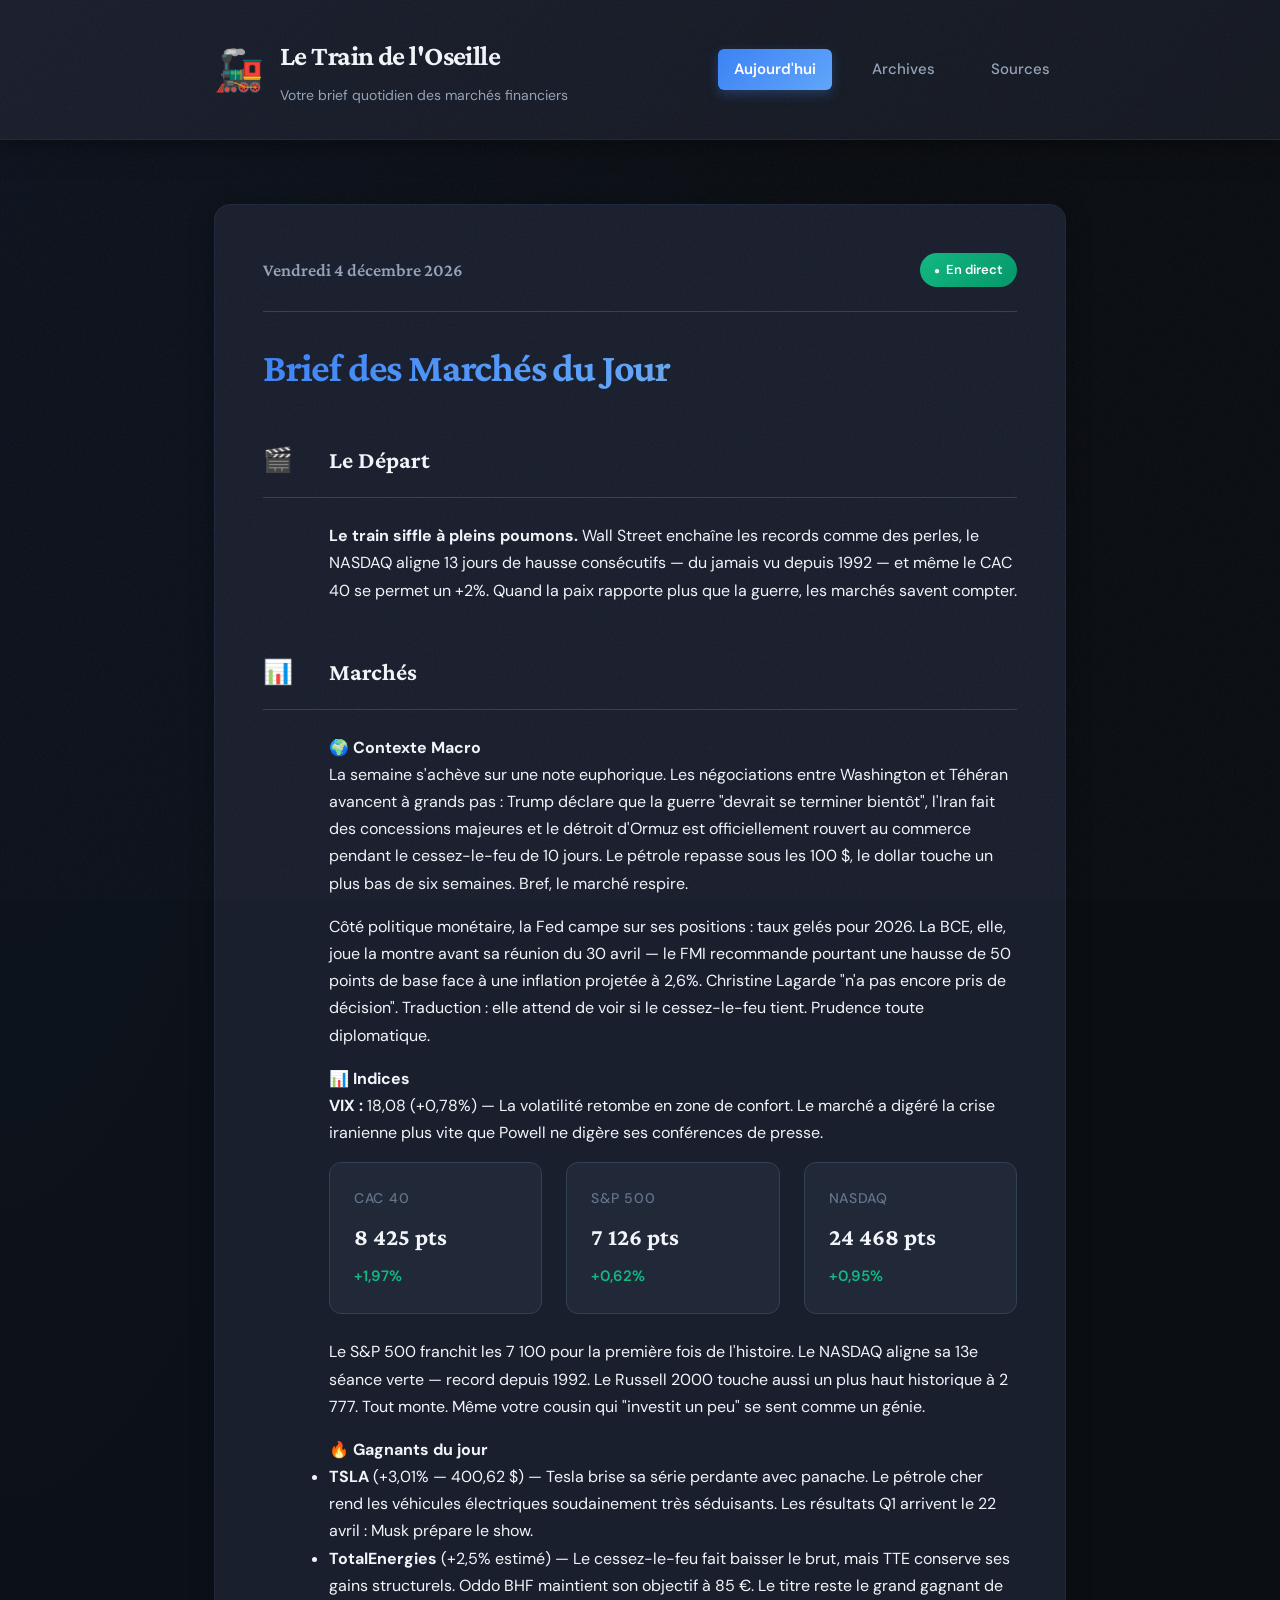
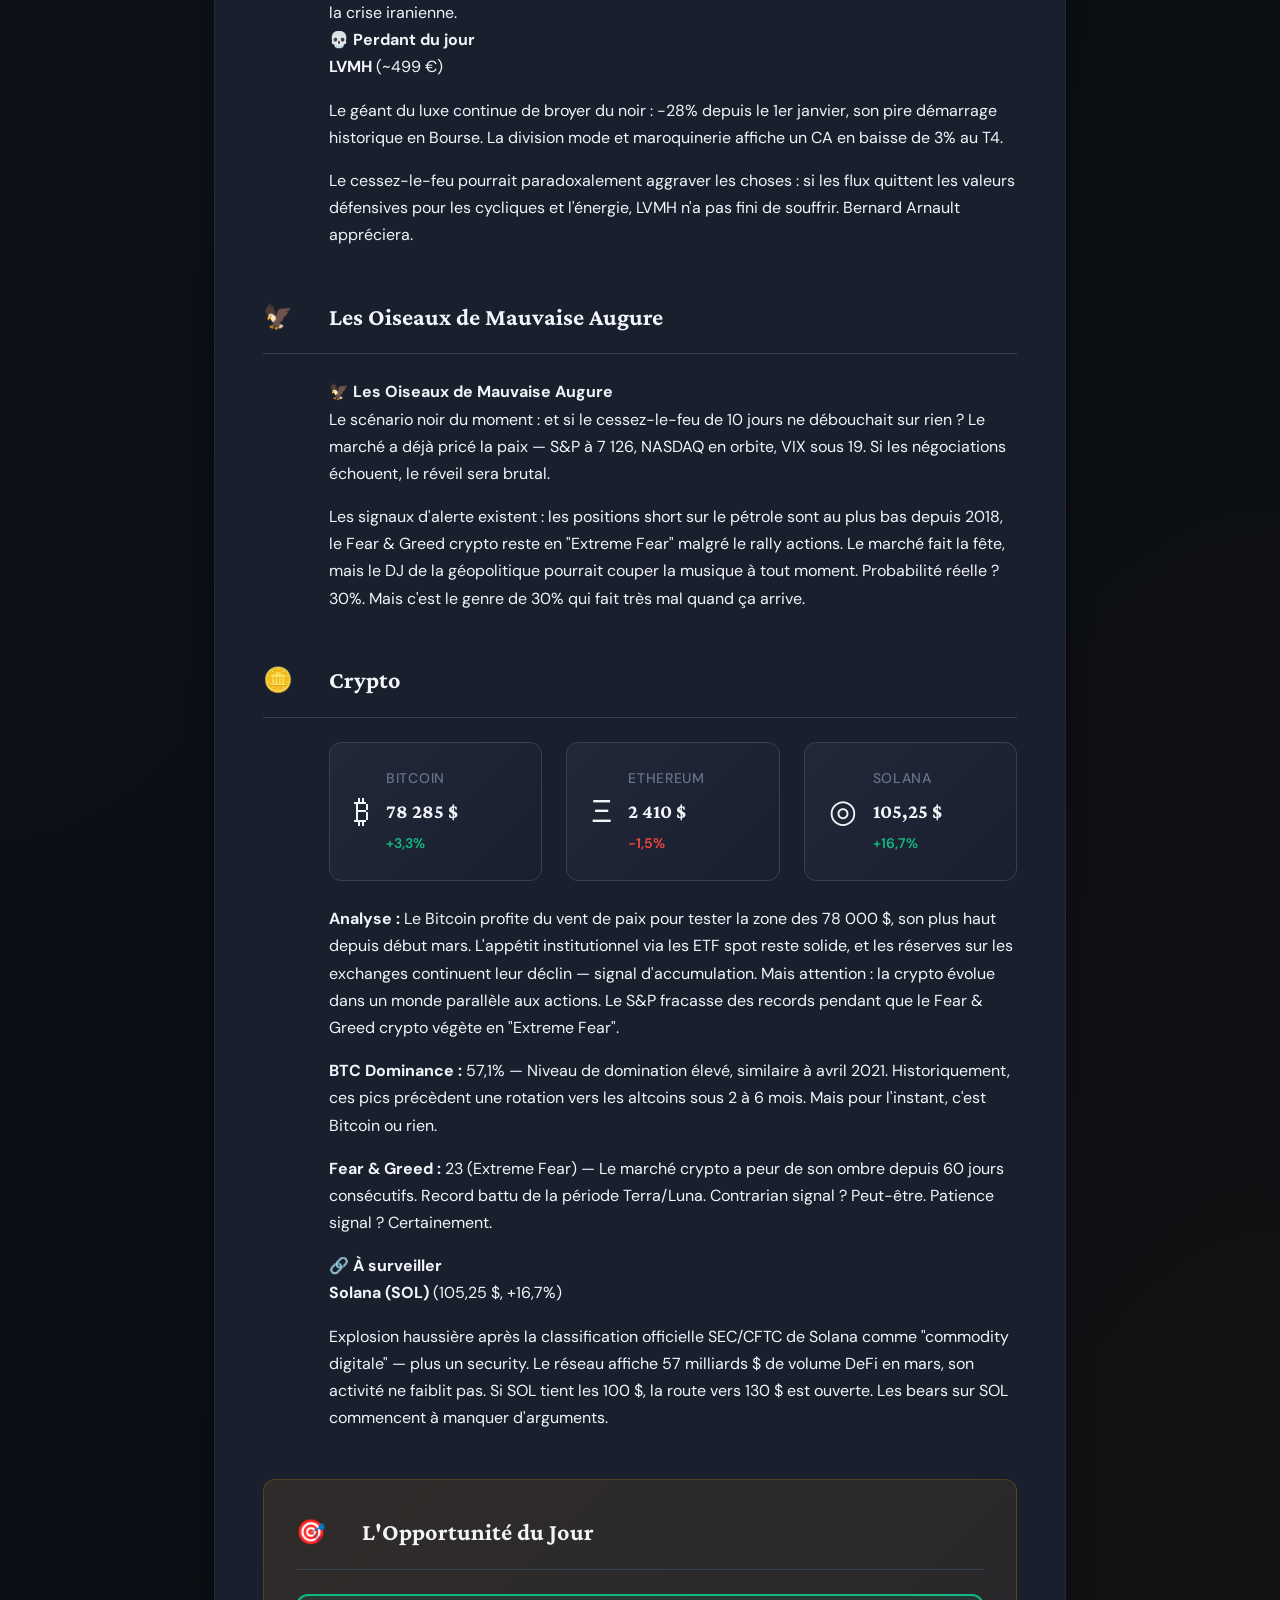
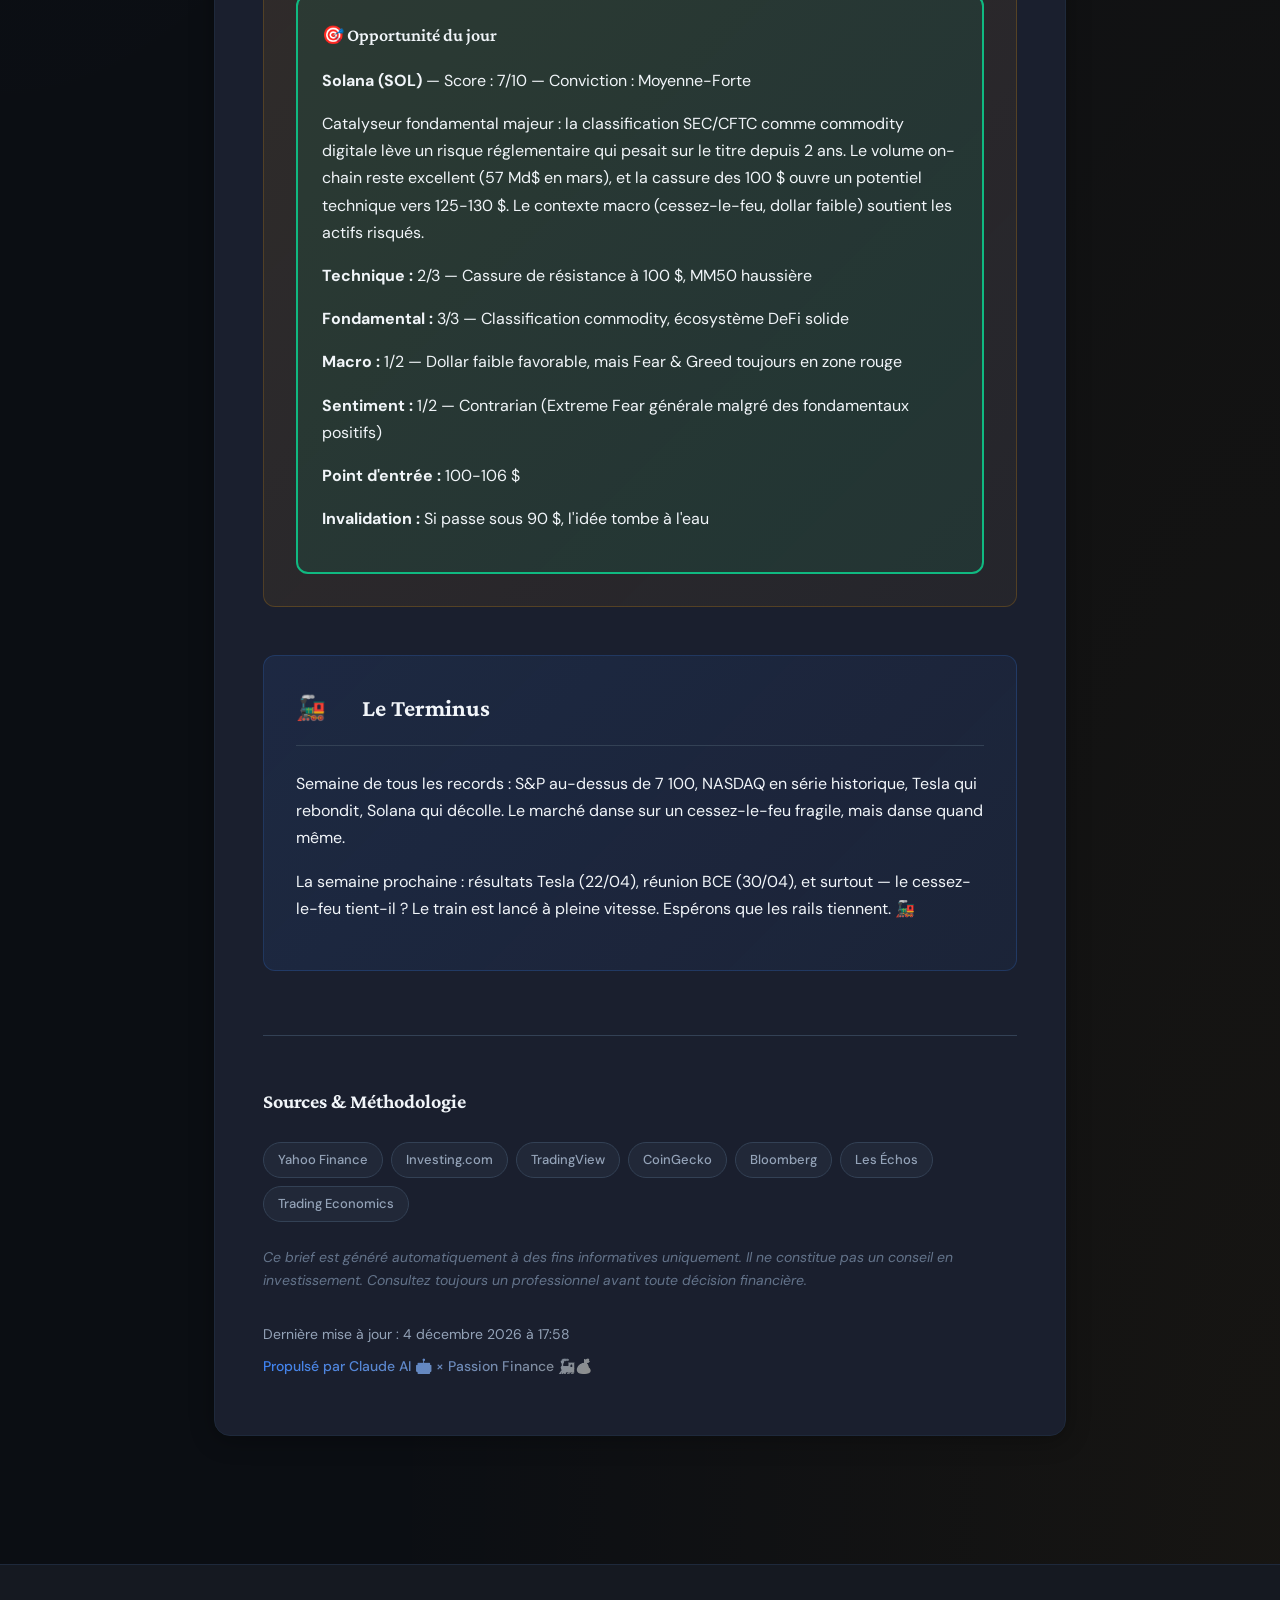
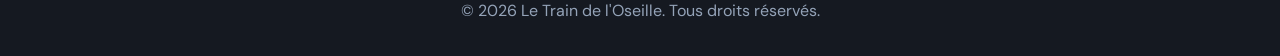
<file: index.html>
<!DOCTYPE html>
<html lang="fr">
<head>
    <meta charset="UTF-8">
    <meta name="viewport" content="width=device-width, initial-scale=1.0">
    <title>Le Train de l'Oseille 🚂💰 | Brief Quotidien des Marchés</title>
    <meta name="description" content="Votre brief quotidien des marchés financiers : actions, crypto, matières premières. Analyse claire et sources vérifiées.">
    <link rel="preconnect" href="https://fonts.googleapis.com">
    <link rel="preconnect" href="https://fonts.gstatic.com" crossorigin>
    <link href="https://fonts.googleapis.com/css2?family=Crimson+Pro:wght@400;600;700&family=DM+Sans:wght@400;500;700&display=swap" rel="stylesheet">
    <link rel="stylesheet" href="styles.css">
</head>
<body>
    <div class="grain-overlay"></div>
    
    <header class="site-header">
        <div class="container">
            <div class="header-content">
                <div class="logo">
                    <span class="train-icon">🚂</span>
                    <div class="logo-text">
                        <h1>Le Train de l'Oseille</h1>
                        <p class="tagline">Votre brief quotidien des marchés financiers</p>
                    </div>
                </div>
                <nav class="main-nav">
                    <a href="index.html" class="nav-link active">Aujourd'hui</a>
                    <a href="archives.html" class="nav-link">Archives</a>
                    <a href="#sources" class="nav-link">Sources</a>
                </nav>
            </div>
        </div>
    </header>

    <main class="main-content">
        <div class="container">
            <article class="daily-brief" id="article-content">
                <div class="article-header">
                    <time class="article-date" id="current-date">Vendredi 17 avril 2026</time>
                    <div class="article-status">
                        <span class="status-badge">En direct</span>
                    </div>
                </div>

                <h2 class="article-title">Brief des Marchés du Jour</h2>

                <!-- 🎬 LE DÉPART -->
                <section class="brief-section">
                    <div class="section-header">
                        <span class="section-number">🎬</span>
                        <h3>Le Départ</h3>
                    </div>
                    <div class="section-content" id="depart-content">
                        <p class="placeholder-text">Ouverture du brief générée automatiquement...</p>
                    </div>
                </section>

                <!-- 📊 MARCHÉS -->
                <section class="brief-section">
                    <div class="section-header">
                        <span class="section-number">📊</span>
                        <h3>Marchés</h3>
                    </div>
                    <div class="section-content" id="marches-content">
                        <p class="placeholder-text">Macro, indices, gagnants et perdants générés automatiquement...</p>
                    </div>
                </section>

                <!-- 🦅 LES OISEAUX -->
                <section class="brief-section">
                    <div class="section-header">
                        <span class="section-number">🦅</span>
                        <h3>Les Oiseaux de Mauvaise Augure</h3>
                    </div>
                    <div class="section-content" id="oiseaux-content">
                        <p class="placeholder-text">Le scénario catastrophe du jour généré automatiquement...</p>
                    </div>
                </section>

                <!-- 🪙 CRYPTO -->
                <section class="brief-section">
                    <div class="section-header">
                        <span class="section-number">🪙</span>
                        <h3>Crypto</h3>
                    </div>
                    <div class="section-content" id="crypto-content">
                        <p class="placeholder-text">Analyse crypto générée automatiquement...</p>
                    </div>
                </section>

                <!-- 🎯 L'OPPORTUNITÉ -->
                <section class="brief-section highlight-section">
                    <div class="section-header">
                        <span class="section-number">🎯</span>
                        <h3>L'Opportunité du Jour</h3>
                    </div>
                    <div class="section-content" id="opportunite-content">
                        <p class="placeholder-text">Opportunité ou risque du jour généré automatiquement...</p>
                    </div>
                </section>

                <!-- 🚂 LE TERMINUS -->
                <section class="brief-section action-section">
                    <div class="section-header">
                        <span class="section-number">🚂</span>
                        <h3>Le Terminus</h3>
                    </div>
                    <div class="section-content" id="terminus-content">
                        <p class="placeholder-text">Conclusion et perspective de demain générées automatiquement...</p>
                    </div>
                </section>

                <footer class="article-footer" id="sources">
                    <div class="sources-section">
                        <h4>Sources & Méthodologie</h4>
                        <div class="sources-list">
                            <span class="source-tag">Yahoo Finance</span>
                            <span class="source-tag">Investing.com</span>
                            <span class="source-tag">TradingView</span>
                            <span class="source-tag">CoinGecko</span>
                            <span class="source-tag">Bloomberg</span>
                            <span class="source-tag">Les Échos</span>
                            <span class="source-tag">Trading Economics</span>
                        </div>
                        <p class="disclaimer">Ce brief est généré automatiquement à des fins informatives uniquement. Il ne constitue pas un conseil en investissement. Consultez toujours un professionnel avant toute décision financière.</p>
                    </div>
                    <div class="update-info">
                        <p>Dernière mise à jour : <span id="last-update">17 avril 2026, 07h00</span></p>
                        <p class="powered-by">Propulsé par Claude AI 🤖 × Passion Finance 🚂💰</p>
                    </div>
                </footer>
            </article>
        </div>
    </main>

    <footer class="site-footer">
        <div class="container">
            <p>&copy; 2026 Le Train de l'Oseille. Tous droits réservés.</p>
        </div>
    </footer>

    <script src="script.js"></script>
</body>
</html>
</file>
<file: styles.css>
:root {
    /* Couleurs principales - Dark Mode Élégant */
    --bg-primary: #0B0E13;
    --bg-secondary: #151921;
    --bg-card: #1A1F2E;
    --bg-elevated: #212838;
    
    --primary-blue: #3B82F6;
    --secondary-blue: #60A5FA;
    --gold-accent: #F59E0B;
    --gold-light: #FCD34D;
    
    --text-primary: #F1F5F9;
    --text-secondary: #94A3B8;
    --text-muted: #64748B;
    
    --border-subtle: #1E293B;
    --border-medium: #334155;
    
    /* Couleurs de statut */
    --positive: #10B981;
    --positive-bg: rgba(16, 185, 129, 0.1);
    --negative: #EF4444;
    --negative-bg: rgba(239, 68, 68, 0.1);
    
    /* Typographie */
    --font-display: 'Crimson Pro', serif;
    --font-body: 'DM Sans', sans-serif;
    
    /* Espacements */
    --spacing-xs: 0.5rem;
    --spacing-sm: 1rem;
    --spacing-md: 1.5rem;
    --spacing-lg: 2rem;
    --spacing-xl: 3rem;
    --spacing-2xl: 4rem;
}

* {
    margin: 0;
    padding: 0;
    box-sizing: border-box;
}

body {
    font-family: var(--font-body);
    background: var(--bg-primary);
    color: var(--text-primary);
    line-height: 1.7;
    overflow-x: hidden;
    position: relative;
    background-image: 
        radial-gradient(at 0% 0%, rgba(59, 130, 246, 0.05) 0px, transparent 50%),
        radial-gradient(at 100% 100%, rgba(245, 158, 11, 0.05) 0px, transparent 50%);
}

/* Grain overlay pour texture */
.grain-overlay {
    position: fixed;
    top: 0;
    left: 0;
    width: 100%;
    height: 100%;
    opacity: 0.03;
    background-image: url("data:image/svg+xml,%3Csvg viewBox='0 0 400 400' xmlns='http://www.w3.org/2000/svg'%3E%3Cfilter id='noiseFilter'%3E%3CfeTurbulence type='fractalNoise' baseFrequency='0.9' numOctaves='4' stitchTiles='stitch'/%3E%3C/filter%3E%3Crect width='100%25' height='100%25' filter='url(%23noiseFilter)'/%3E%3C/svg%3E");
    pointer-events: none;
    z-index: 9999;
}

.container {
    max-width: 900px;
    margin: 0 auto;
    padding: 0 var(--spacing-md);
}

/* Header */
.site-header {
    background: linear-gradient(135deg, #1A1F2E 0%, #151921 100%);
    padding: var(--spacing-lg) 0;
    box-shadow: 0 4px 24px rgba(0, 0, 0, 0.5);
    border-bottom: 1px solid var(--border-subtle);
    position: sticky;
    top: 0;
    z-index: 100;
    backdrop-filter: blur(10px);
    animation: slideDown 0.6s cubic-bezier(0.16, 1, 0.3, 1);
}

@keyframes slideDown {
    from {
        transform: translateY(-100%);
        opacity: 0;
    }
    to {
        transform: translateY(0);
        opacity: 1;
    }
}

.header-content {
    display: flex;
    justify-content: space-between;
    align-items: center;
    gap: var(--spacing-md);
}

.logo {
    display: flex;
    align-items: center;
    gap: var(--spacing-sm);
}

.train-icon {
    font-size: 2.5rem;
    animation: trainMove 3s ease-in-out infinite;
}

@keyframes trainMove {
    0%, 100% { transform: translateX(0); }
    50% { transform: translateX(8px); }
}

.logo-text h1 {
    font-family: var(--font-display);
    font-size: 1.75rem;
    font-weight: 700;
    color: var(--text-primary);
    letter-spacing: -0.02em;
    margin: 0;
}

.tagline {
    font-size: 0.875rem;
    color: var(--text-secondary);
    font-weight: 400;
    margin-top: 0.25rem;
}

.main-nav {
    display: flex;
    gap: var(--spacing-md);
}

.nav-link {
    color: var(--text-secondary);
    text-decoration: none;
    font-weight: 500;
    font-size: 0.9375rem;
    padding: 0.5rem 1rem;
    border-radius: 6px;
    transition: all 0.3s ease;
    position: relative;
}

.nav-link:hover {
    background: var(--bg-elevated);
    color: var(--text-primary);
}

.nav-link.active {
    background: linear-gradient(135deg, var(--primary-blue), var(--secondary-blue));
    color: white;
    font-weight: 600;
    box-shadow: 0 4px 12px rgba(59, 130, 246, 0.3);
}

/* Main Content */
.main-content {
    padding: var(--spacing-2xl) 0;
    min-height: calc(100vh - 400px);
}

.daily-brief {
    background: var(--bg-card);
    border-radius: 16px;
    padding: var(--spacing-xl);
    box-shadow: 0 4px 24px rgba(0, 0, 0, 0.3);
    border: 1px solid var(--border-subtle);
    animation: fadeInUp 0.8s cubic-bezier(0.16, 1, 0.3, 1);
}

@keyframes fadeInUp {
    from {
        opacity: 0;
        transform: translateY(30px);
    }
    to {
        opacity: 1;
        transform: translateY(0);
    }
}

.article-header {
    display: flex;
    justify-content: space-between;
    align-items: center;
    margin-bottom: var(--spacing-lg);
    padding-bottom: var(--spacing-md);
    border-bottom: 1px solid var(--border-medium);
}

.article-date {
    font-family: var(--font-display);
    font-size: 1.125rem;
    color: var(--text-secondary);
    font-weight: 600;
}

.status-badge {
    background: linear-gradient(135deg, var(--positive) 0%, #059669 100%);
    color: white;
    padding: 0.375rem 0.875rem;
    border-radius: 20px;
    font-size: 0.8125rem;
    font-weight: 600;
    display: inline-flex;
    align-items: center;
    gap: 0.375rem;
    animation: pulse 2s ease-in-out infinite;
}

@keyframes pulse {
    0%, 100% { opacity: 1; }
    50% { opacity: 0.8; }
}

.status-badge::before {
    content: '●';
    font-size: 0.625rem;
    animation: blink 1.5s ease-in-out infinite;
}

@keyframes blink {
    0%, 100% { opacity: 1; }
    50% { opacity: 0.3; }
}

.article-title {
    font-family: var(--font-display);
    font-size: 2.5rem;
    font-weight: 700;
    background: linear-gradient(135deg, var(--primary-blue), var(--secondary-blue), var(--gold-accent));
    -webkit-background-clip: text;
    -webkit-text-fill-color: transparent;
    background-clip: text;
    margin-bottom: var(--spacing-xl);
    line-height: 1.2;
    letter-spacing: -0.03em;
}

/* Brief Sections */
.brief-section {
    margin-bottom: var(--spacing-xl);
    animation: fadeInUp 0.8s cubic-bezier(0.16, 1, 0.3, 1);
    animation-fill-mode: both;
}

.brief-section:nth-child(1) { animation-delay: 0.1s; }
.brief-section:nth-child(2) { animation-delay: 0.2s; }
.brief-section:nth-child(3) { animation-delay: 0.3s; }
.brief-section:nth-child(4) { animation-delay: 0.4s; }
.brief-section:nth-child(5) { animation-delay: 0.5s; }
.brief-section:nth-child(6) { animation-delay: 0.6s; }

.section-header {
    display: flex;
    align-items: center;
    gap: var(--spacing-sm);
    margin-bottom: var(--spacing-md);
    padding-bottom: var(--spacing-sm);
    border-bottom: 1px solid var(--border-medium);
}

.section-number {
    font-family: var(--font-display);
    font-size: 1.5rem;
    font-weight: 700;
    color: var(--gold-accent);
    min-width: 50px;
}

.section-header h3 {
    font-family: var(--font-display);
    font-size: 1.5rem;
    font-weight: 700;
    color: var(--text-primary);
}

.section-content {
    padding-left: 66px;
    color: var(--text-primary);
}

.section-content p {
    margin-bottom: var(--spacing-sm);
}

.placeholder-text {
    color: var(--text-muted);
    font-style: italic;
}

/* Market Cards */
.market-grid {
    display: grid;
    grid-template-columns: repeat(auto-fit, minmax(200px, 1fr));
    gap: var(--spacing-md);
    margin-bottom: var(--spacing-md);
}

.market-card {
    background: var(--bg-elevated);
    border: 1px solid var(--border-medium);
    border-radius: 12px;
    padding: var(--spacing-md);
    transition: all 0.3s ease;
    position: relative;
    overflow: hidden;
}

.market-card::before {
    content: '';
    position: absolute;
    top: 0;
    left: 0;
    width: 100%;
    height: 2px;
    background: linear-gradient(90deg, var(--primary-blue), var(--gold-accent));
    transform: scaleX(0);
    transition: transform 0.3s ease;
}

.market-card:hover {
    transform: translateY(-4px);
    box-shadow: 0 8px 24px rgba(59, 130, 246, 0.2);
    border-color: var(--primary-blue);
}

.market-card:hover::before {
    transform: scaleX(1);
}

.market-name {
    font-size: 0.875rem;
    color: var(--text-muted);
    font-weight: 500;
    margin-bottom: 0.375rem;
    text-transform: uppercase;
    letter-spacing: 0.05em;
}

.market-value {
    font-family: var(--font-display);
    font-size: 1.5rem;
    font-weight: 700;
    color: var(--text-primary);
    margin-bottom: 0.375rem;
}

.market-change {
    font-size: 0.9375rem;
    font-weight: 600;
}

.market-change.positive {
    color: var(--positive);
}

.market-change.negative {
    color: var(--negative);
}

/* Crypto Cards */
.crypto-grid {
    display: grid;
    grid-template-columns: repeat(auto-fit, minmax(180px, 1fr));
    gap: var(--spacing-md);
    margin-bottom: var(--spacing-md);
}

.crypto-card {
    background: linear-gradient(135deg, var(--bg-elevated) 0%, var(--bg-card) 100%);
    border: 1px solid var(--border-medium);
    border-radius: 12px;
    padding: var(--spacing-md);
    display: flex;
    align-items: center;
    gap: var(--spacing-sm);
    transition: all 0.3s ease;
    position: relative;
    overflow: hidden;
}

.crypto-card::before {
    content: '';
    position: absolute;
    inset: 0;
    border-radius: 12px;
    padding: 1px;
    background: linear-gradient(135deg, var(--primary-blue), var(--gold-accent));
    -webkit-mask: linear-gradient(#fff 0 0) content-box, linear-gradient(#fff 0 0);
    -webkit-mask-composite: xor;
    mask-composite: exclude;
    opacity: 0;
    transition: opacity 0.3s ease;
}

.crypto-card:hover {
    transform: translateY(-4px) scale(1.02);
    box-shadow: 0 12px 32px rgba(59, 130, 246, 0.3);
}

.crypto-card:hover::before {
    opacity: 1;
}

.crypto-icon {
    font-size: 2rem;
    filter: grayscale(0.3);
    transition: filter 0.3s ease;
}

.crypto-card:hover .crypto-icon {
    filter: grayscale(0);
}

.crypto-info {
    flex: 1;
}

.crypto-name {
    font-size: 0.875rem;
    color: var(--text-muted);
    font-weight: 500;
    margin-bottom: 0.25rem;
    text-transform: uppercase;
    letter-spacing: 0.05em;
}

.crypto-value {
    font-family: var(--font-display);
    font-size: 1.25rem;
    font-weight: 700;
    color: var(--text-primary);
    margin-bottom: 0.25rem;
}

.crypto-change {
    font-size: 0.875rem;
    font-weight: 600;
}

.crypto-change.positive {
    color: var(--positive);
}

.crypto-change.negative {
    color: var(--negative);
}

/* Highlight Sections */
.highlight-section {
    background: linear-gradient(135deg, rgba(245, 158, 11, 0.1) 0%, rgba(245, 158, 11, 0.05) 100%);
    border-left: 3px solid var(--gold-accent);
    padding: var(--spacing-lg);
    border-radius: 12px;
    border: 1px solid rgba(245, 158, 11, 0.2);
}

.highlight-section .section-content {
    padding-left: 0;
}

.action-section {
    background: linear-gradient(135deg, rgba(59, 130, 246, 0.1) 0%, rgba(59, 130, 246, 0.05) 100%);
    border-left: 3px solid var(--primary-blue);
    padding: var(--spacing-lg);
    border-radius: 12px;
    border: 1px solid rgba(59, 130, 246, 0.2);
}

.action-section .section-content {
    padding-left: 0;
}

/* Insight Cards */
.insight-grid {
    display: grid;
    grid-template-columns: repeat(auto-fit, minmax(280px, 1fr));
    gap: var(--spacing-md);
}

.insight-card {
    background: var(--bg-elevated);
    border-radius: 12px;
    padding: var(--spacing-md);
    border: 2px solid transparent;
    transition: all 0.3s ease;
}

.insight-card.opportunity {
    border-color: var(--positive);
    background: var(--positive-bg);
}

.insight-card.risk {
    border-color: var(--negative);
    background: var(--negative-bg);
}

.insight-card:hover {
    transform: translateY(-2px);
    box-shadow: 0 8px 24px rgba(0, 0, 0, 0.3);
}

.insight-card h4 {
    font-family: var(--font-display);
    font-size: 1.125rem;
    font-weight: 600;
    margin-bottom: var(--spacing-sm);
    color: var(--text-primary);
}

/* Article Footer */
.article-footer {
    margin-top: var(--spacing-2xl);
    padding-top: var(--spacing-xl);
    border-top: 1px solid var(--border-medium);
}

.sources-section {
    margin-bottom: var(--spacing-lg);
}

.sources-section h4 {
    font-family: var(--font-display);
    font-size: 1.25rem;
    font-weight: 700;
    color: var(--text-primary);
    margin-bottom: var(--spacing-md);
}

.sources-list {
    display: flex;
    flex-wrap: wrap;
    gap: 0.5rem;
    margin-bottom: var(--spacing-md);
}

.source-tag {
    background: var(--bg-elevated);
    color: var(--text-secondary);
    border: 1px solid var(--border-medium);
    padding: 0.375rem 0.875rem;
    border-radius: 20px;
    font-size: 0.8125rem;
    font-weight: 500;
    transition: all 0.3s ease;
}

.source-tag:hover {
    border-color: var(--primary-blue);
    color: var(--primary-blue);
}

.disclaimer {
    font-size: 0.875rem;
    color: var(--text-muted);
    font-style: italic;
    line-height: 1.6;
}

.update-info {
    font-size: 0.875rem;
    color: var(--text-secondary);
}

.update-info p {
    margin-bottom: 0.5rem;
}

.powered-by {
    font-weight: 500;
    background: linear-gradient(135deg, var(--primary-blue), var(--gold-accent));
    -webkit-background-clip: text;
    -webkit-text-fill-color: transparent;
    background-clip: text;
}

/* Site Footer */
.site-footer {
    background: var(--bg-secondary);
    color: var(--text-secondary);
    text-align: center;
    padding: var(--spacing-lg) 0;
    margin-top: var(--spacing-2xl);
    border-top: 1px solid var(--border-subtle);
}

/* --- Smart Sticky Header (cache au scroll bas, revient au scroll haut) --- */
.site-header {
    transition: transform 0.35s cubic-bezier(0.4, 0, 0.2, 1);
    will-change: transform;
}
.site-header.header-hidden {
    transform: translateY(-100%);
}
.site-header.scrolled {
    box-shadow: 0 4px 20px rgba(0, 0, 0, 0.6);
}

/* Responsive */
@media (max-width: 768px) {
    /* Header compact mobile : logo + nav sur UNE ligne */
    .site-header {
        padding: 0.6rem 0;
    }

    .header-content {
        flex-direction: row;
        justify-content: space-between;
        align-items: center;
        text-align: left;
        gap: 0.5rem;
        flex-wrap: nowrap;
    }

    .logo {
        flex-direction: row;
        align-items: center;
        text-align: left;
        gap: 0.5rem;
        flex-shrink: 1;
        min-width: 0;
    }

    .train-icon {
        font-size: 1.6rem;
    }

    .logo-text h1 {
        font-size: 1.05rem;
        line-height: 1.1;
        white-space: nowrap;
        overflow: hidden;
        text-overflow: ellipsis;
    }

    /* Cache la tagline sur mobile pour gagner de la hauteur */
    .tagline {
        display: none;
    }

    .main-nav {
        flex-direction: row;
        width: auto;
        gap: 0.25rem;
        flex-shrink: 0;
    }

    .nav-link {
        width: auto;
        text-align: center;
        font-size: 0.8rem;
        padding: 0.4rem 0.6rem;
    }

    .article-title {
        font-size: 2rem;
    }

    .section-content {
        padding-left: 0;
    }

    .market-grid,
    .crypto-grid,
    .insight-grid {
        grid-template-columns: 1fr;
    }

    .daily-brief {
        padding: var(--spacing-md);
    }
}

/* Très petits écrans : masquer le lien Sources pour gagner de la place */
@media (max-width: 380px) {
    .main-nav .nav-link[href="#sources"] {
        display: none;
    }
    .logo-text h1 {
        font-size: 0.95rem;
    }
}

/* Print Styles */
@media print {
    .grain-overlay,
    .site-header,
    .main-nav,
    .site-footer {
        display: none;
    }
    
    .daily-brief {
        box-shadow: none;
    }
}
</file>
